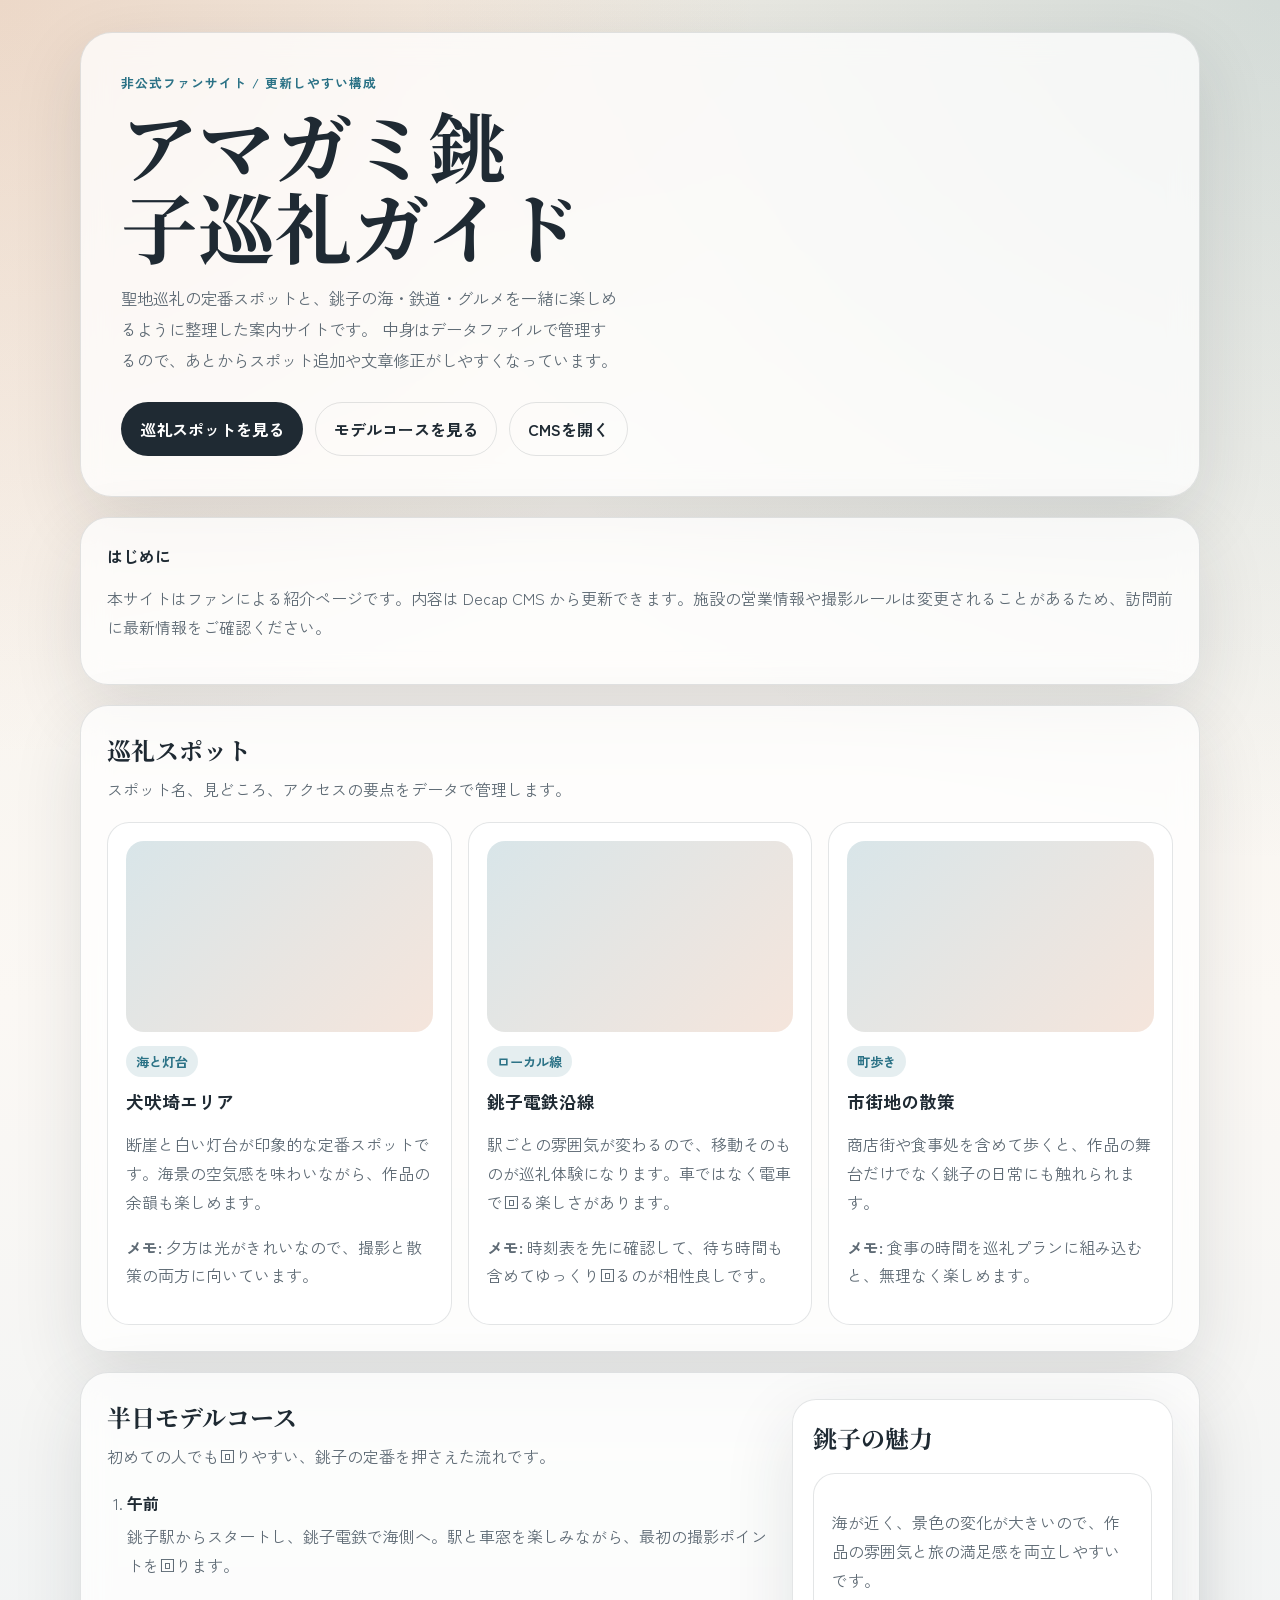
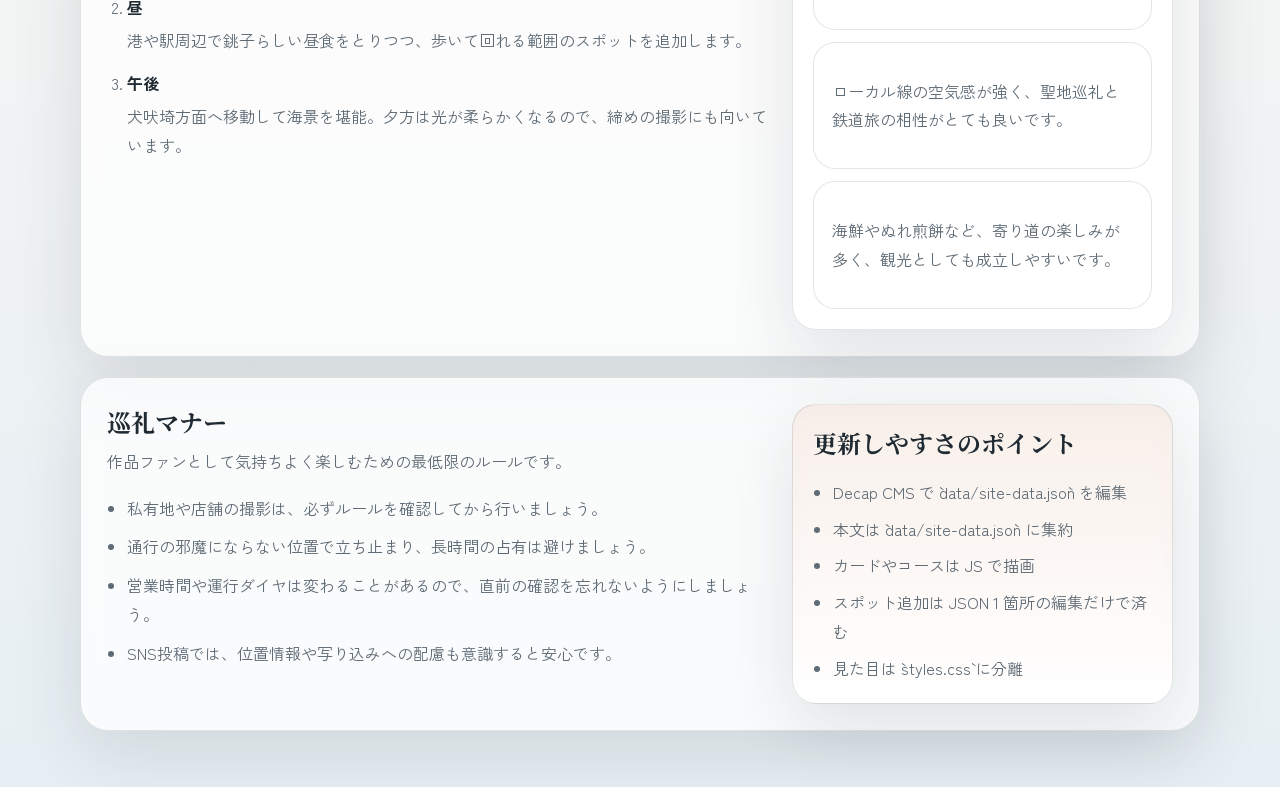
<file: index.html>
<!doctype html>
<html lang="ja">
  <head>
    <meta charset="utf-8" />
    <meta name="viewport" content="width=device-width, initial-scale=1" />
    <title>アマガミ銚子巡礼ガイド</title>
    <meta
      name="description"
      content="アマガミの聖地巡礼と銚子市観光を、スポットデータから更新しやすくまとめた非公式ファンサイトです。"
    />
    <link rel="preconnect" href="https://fonts.googleapis.com" />
    <link rel="preconnect" href="https://fonts.gstatic.com" crossorigin />
    <link
      href="https://fonts.googleapis.com/css2?family=Noto+Serif+JP:wght@500;700&family=Zen+Kaku+Gothic+New:wght@400;500;700&display=swap"
      rel="stylesheet"
    />
    <link rel="stylesheet" href="styles.css" />
  </head>
  <body>
    <div class="page-shell">
      <header class="hero">
        <p class="eyebrow">非公式ファンサイト / 更新しやすい構成</p>
        <h1>アマガミ銚子巡礼ガイド</h1>
        <p class="lead">
          聖地巡礼の定番スポットと、銚子の海・鉄道・グルメを一緒に楽しめるように整理した案内サイトです。
          中身はデータファイルで管理するので、あとからスポット追加や文章修正がしやすくなっています。
        </p>
        <div class="hero-actions">
          <a href="#spots">巡礼スポットを見る</a>
          <a href="#course" class="ghost">モデルコースを見る</a>
          <a href="admin/" class="ghost">CMSを開く</a>
        </div>
      </header>

      <main>
        <section class="note">
          <strong>はじめに</strong>
          <p>
            本サイトはファンによる紹介ページです。内容は Decap CMS から更新できます。施設の営業情報や撮影ルールは変更されることがあるため、訪問前に最新情報をご確認ください。
          </p>
        </section>

        <section id="spots" class="section">
          <div class="section-head">
            <h2>巡礼スポット</h2>
            <p>スポット名、見どころ、アクセスの要点をデータで管理します。</p>
          </div>
          <div id="spotGrid" class="grid"></div>
        </section>

        <section id="course" class="section split">
          <div>
            <div class="section-head">
              <h2>半日モデルコース</h2>
              <p>初めての人でも回りやすい、銚子の定番を押さえた流れです。</p>
            </div>
            <ol id="courseList" class="timeline"></ol>
          </div>
          <aside class="sidebar">
            <div class="section-head">
              <h2>銚子の魅力</h2>
            </div>
            <div id="highlights" class="stack"></div>
          </aside>
        </section>

        <section class="section split">
          <div>
            <div class="section-head">
              <h2>巡礼マナー</h2>
              <p>作品ファンとして気持ちよく楽しむための最低限のルールです。</p>
            </div>
            <ul id="etiquetteList" class="bullets"></ul>
          </div>
          <div class="sidebar accent">
            <div class="section-head">
              <h2>更新しやすさのポイント</h2>
            </div>
            <ul class="bullets compact">
              <li>Decap CMS で `data/site-data.json` を編集</li>
              <li>本文は `data/site-data.json` に集約</li>
              <li>カードやコースは JS で描画</li>
              <li>スポット追加は JSON 1 箇所の編集だけで済む</li>
              <li>見た目は `styles.css` に分離</li>
            </ul>
          </div>
        </section>
      </main>
    </div>

    <script src="app.js"></script>
  </body>
</html>
</file>
<file: styles.css>
:root {
  color-scheme: light;
  --bg: #f4efe7;
  --bg-2: #e7eff4;
  --ink: #1f2a33;
  --muted: #5f6b75;
  --card: rgba(255, 255, 255, 0.74);
  --line: rgba(31, 42, 51, 0.12);
  --accent: #c8703c;
  --accent-2: #2b7286;
  --shadow: 0 24px 70px rgba(31, 42, 51, 0.12);
}

* {
  box-sizing: border-box;
}

html {
  scroll-behavior: smooth;
}

body {
  margin: 0;
  font-family: "Zen Kaku Gothic New", system-ui, sans-serif;
  color: var(--ink);
  background:
    radial-gradient(circle at top left, rgba(200, 112, 60, 0.18), transparent 28%),
    radial-gradient(circle at top right, rgba(43, 114, 134, 0.16), transparent 32%),
    linear-gradient(180deg, var(--bg), #fbf8f4 42%, var(--bg-2));
}

a {
  color: inherit;
  text-decoration: none;
}

.page-shell {
  width: min(1120px, calc(100% - 32px));
  margin: 0 auto;
  padding: 32px 0 56px;
}

.hero,
.section,
.note,
.sidebar {
  backdrop-filter: blur(14px);
  background: var(--card);
  border: 1px solid var(--line);
  box-shadow: var(--shadow);
}

.hero {
  padding: 40px;
  border-radius: 32px;
  overflow: hidden;
  position: relative;
}

.hero::after {
  content: "";
  position: absolute;
  inset: auto -20% -60% auto;
  width: 320px;
  height: 320px;
  border-radius: 50%;
  background: radial-gradient(circle, rgba(200, 112, 60, 0.26), transparent 68%);
  pointer-events: none;
}

.eyebrow {
  margin: 0 0 12px;
  letter-spacing: 0.08em;
  text-transform: uppercase;
  color: var(--accent-2);
  font-size: 0.8rem;
  font-weight: 700;
}

h1,
h2 {
  font-family: "Noto Serif JP", serif;
  margin: 0;
}

h1 {
  font-size: clamp(2.4rem, 6vw, 4.8rem);
  line-height: 1.05;
  max-width: 10ch;
}

.lead {
  max-width: 62ch;
  color: var(--muted);
  line-height: 1.9;
  margin: 18px 0 0;
  font-size: 1.02rem;
}

.hero-actions {
  display: flex;
  gap: 12px;
  flex-wrap: wrap;
  margin-top: 26px;
}

.hero-actions a {
  display: inline-flex;
  align-items: center;
  justify-content: center;
  padding: 14px 18px;
  border-radius: 999px;
  background: var(--ink);
  color: #fff;
  font-weight: 700;
  border: 1px solid transparent;
}

.hero-actions a.ghost {
  background: transparent;
  color: var(--ink);
  border-color: var(--line);
}

.note,
.section {
  border-radius: 28px;
  margin-top: 20px;
  padding: 26px;
}

.note p,
.section p,
.section li {
  color: var(--muted);
  line-height: 1.8;
}

.section-head {
  margin-bottom: 18px;
}

.section-head p {
  margin: 8px 0 0;
}

.grid {
  display: grid;
  grid-template-columns: repeat(3, minmax(0, 1fr));
  gap: 16px;
}

.card,
.panel {
  background: rgba(255, 255, 255, 0.84);
  border: 1px solid var(--line);
  border-radius: 22px;
  padding: 18px;
}

.card-media {
  margin-bottom: 14px;
  border-radius: 18px;
  overflow: hidden;
  aspect-ratio: 16 / 10;
  background: linear-gradient(135deg, rgba(43, 114, 134, 0.18), rgba(200, 112, 60, 0.18));
}

.card-media img {
  width: 100%;
  height: 100%;
  object-fit: cover;
  display: block;
}

.card h3,
.panel h3 {
  margin: 0 0 8px;
  font-size: 1.1rem;
}

.tag {
  display: inline-flex;
  margin-bottom: 12px;
  padding: 6px 10px;
  border-radius: 999px;
  background: rgba(43, 114, 134, 0.12);
  color: var(--accent-2);
  font-size: 0.82rem;
  font-weight: 700;
}

.split {
  display: grid;
  grid-template-columns: minmax(0, 1.4fr) minmax(280px, 0.8fr);
  gap: 18px;
  align-items: start;
}

.sidebar {
  border-radius: 24px;
  padding: 20px;
}

.sidebar.accent {
  background: linear-gradient(180deg, rgba(200, 112, 60, 0.11), rgba(255, 255, 255, 0.82));
}

.timeline {
  padding-left: 20px;
  margin: 0;
}

.timeline li + li {
  margin-top: 14px;
}

.timeline strong {
  display: block;
  color: var(--ink);
  margin-bottom: 4px;
}

.stack {
  display: grid;
  gap: 12px;
}

.bullets {
  margin: 0;
  padding-left: 20px;
}

.bullets li + li {
  margin-top: 10px;
}

.bullets.compact li + li {
  margin-top: 8px;
}

@media (max-width: 900px) {
  .grid,
  .split {
    grid-template-columns: 1fr;
  }

  .hero {
    padding: 28px;
  }
}

@media (max-width: 560px) {
  .page-shell {
    width: min(100% - 18px, 1120px);
    padding: 9px 0 28px;
  }

  .note,
  .section,
  .hero {
    border-radius: 20px;
  }
}
</file>
